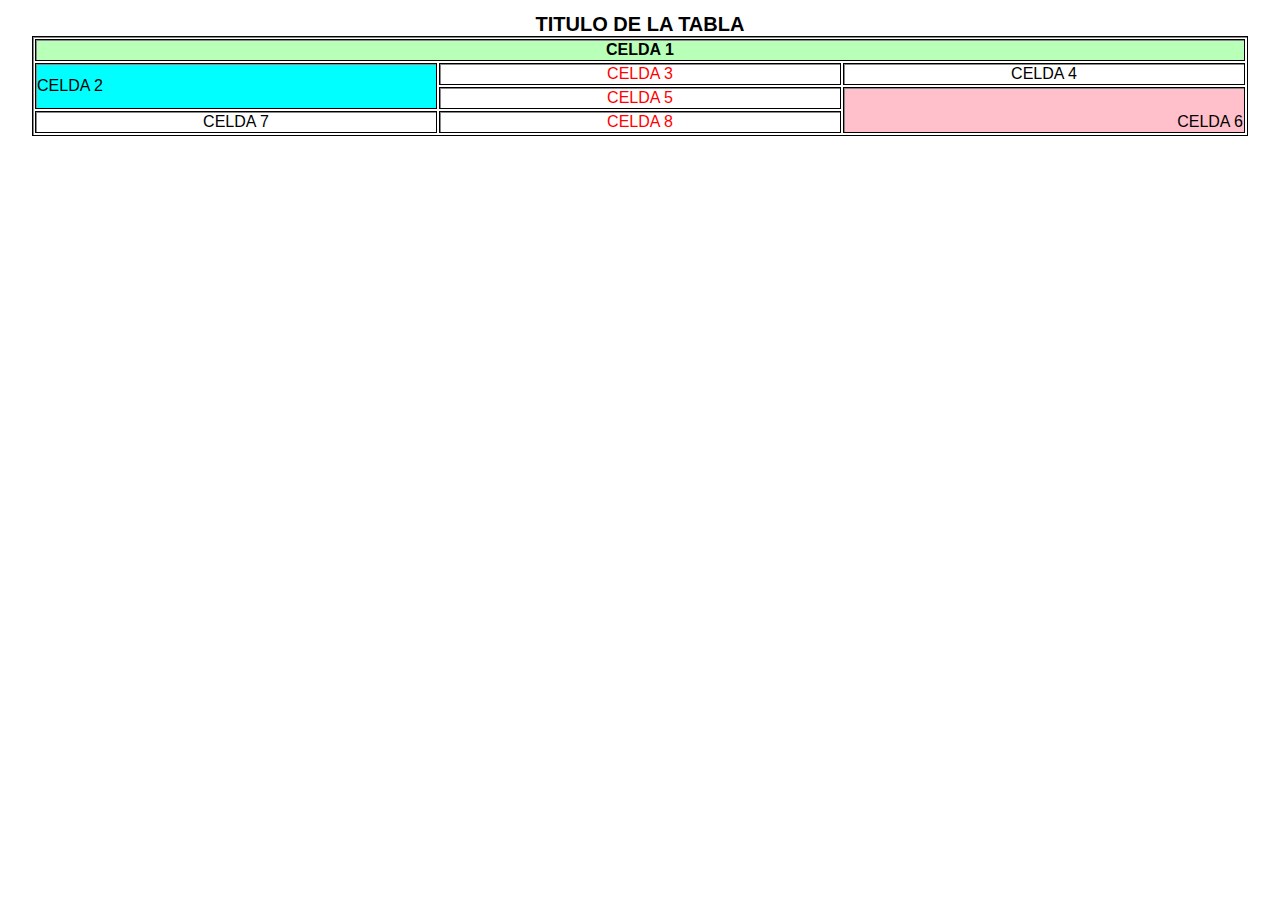
<file: reto 13/index.html>
<!DOCTYPE html>
<html lang="en">
<head>
    <meta charset="UTF-8">
    <meta http-equiv="X-UA-Compatible" content="IE=edge">
    <meta name="viewport" content="width=device-width, initial-scale=1.0">
    <link rel="stylesheet" href="./css/style.css">
    <title>Reto 13</title>
</head>
<body>
    <h1>TITULO DE LA TABLA</h1>
    <table>
        <tr id="rowHead">
            <th colspan="3">CELDA 1</th>
        </tr>
        <tr class="row-1">
            <td rowspan="2" class="celda2">CELDA 2</td>
            <td class="celdaRed">CELDA 3</td>
            <td class="center">CELDA 4</td>
        </tr>
        <tr class="row-1">
            <td class="celdaRed">CELDA 5</td>            
            <td rowspan="2" class="celda6">CELDA 6</td>            
        </tr>
        <tr class="row-2">
            <td class="center">CELDA 7</td>
            <td class="celdaRed">CELDA 8</td>
        </tr>
    </table>
</body>
</html>
</file>
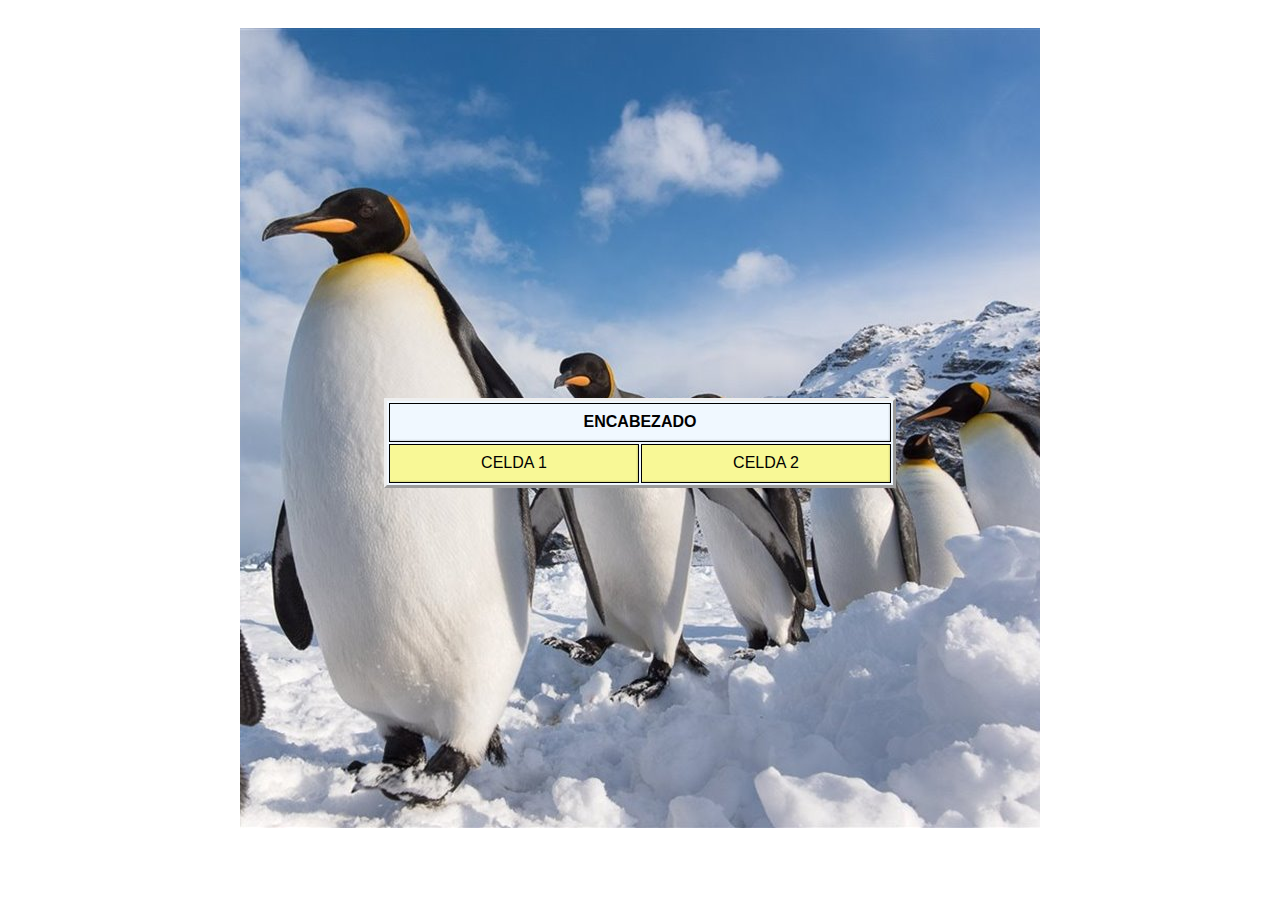
<file: reto 14/index.html>
<!DOCTYPE html>
<html lang="en">
<head>
    <meta charset="UTF-8">
    <meta http-equiv="X-UA-Compatible" content="IE=edge">
    <meta name="viewport" content="width=device-width, initial-scale=1.0">
    <link rel="stylesheet" href="./css/style.css">
    <title>Reto 14</title>
</head>
<body>
    <div id="background">
        <div id="tableContainer">
            <table>
                <tr id="rowHead">
                    <th colspan="3">ENCABEZADO</th>
                </tr>
                <tr class="row-1">
                    <td class="center">CELDA 1</td>
                    <td class="center">CELDA 2</td>
                </tr>
            </table>
        </div>
    
    </div>
    
</body>
</html>
</file>
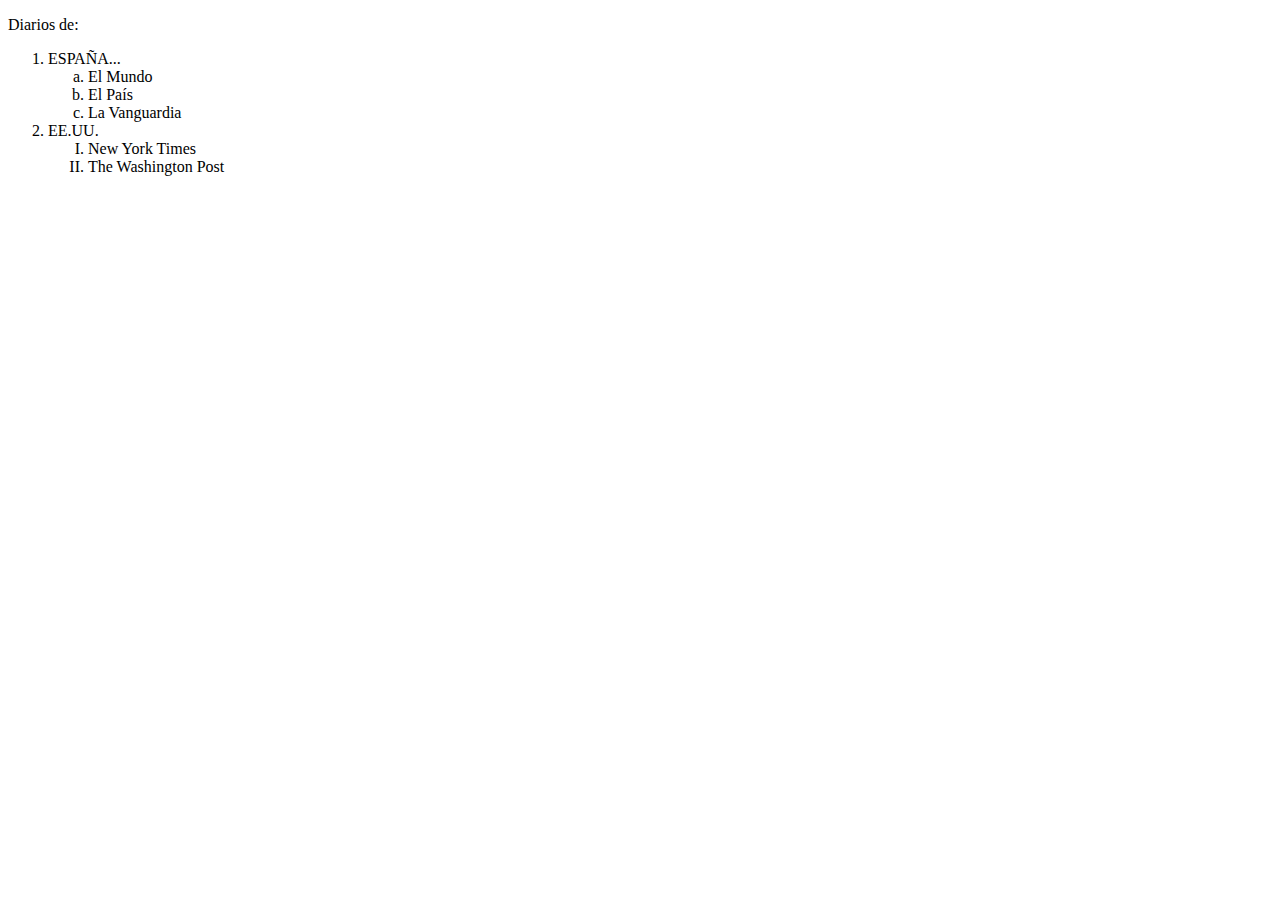
<file: reto 15/index.html>
<!DOCTYPE html>
<html lang="en">
<head>
    <meta charset="UTF-8">
    <meta http-equiv="X-UA-Compatible" content="IE=edge">
    <meta name="viewport" content="width=device-width, initial-scale=1.0">
    <link rel="stylesheet" href="./css/style.css">
    <title>Reto 15</title>
</head>
<body>
    <p>Diarios de:</p>
        <ol>
            <li>ESPAÑA...
                <ol class="letters">
                    <li>El Mundo</li>
                    <li>El País</li>
                    <li>La Vanguardia</li>
                </ol>
            </li>
            <li>EE.UU.
                <ol class="romanNumbers">
                    <li>New York Times</li>
                    <li>The Washington Post</li>
                </ol>
            </li>
        </ol>
</body>
</html>
</file>
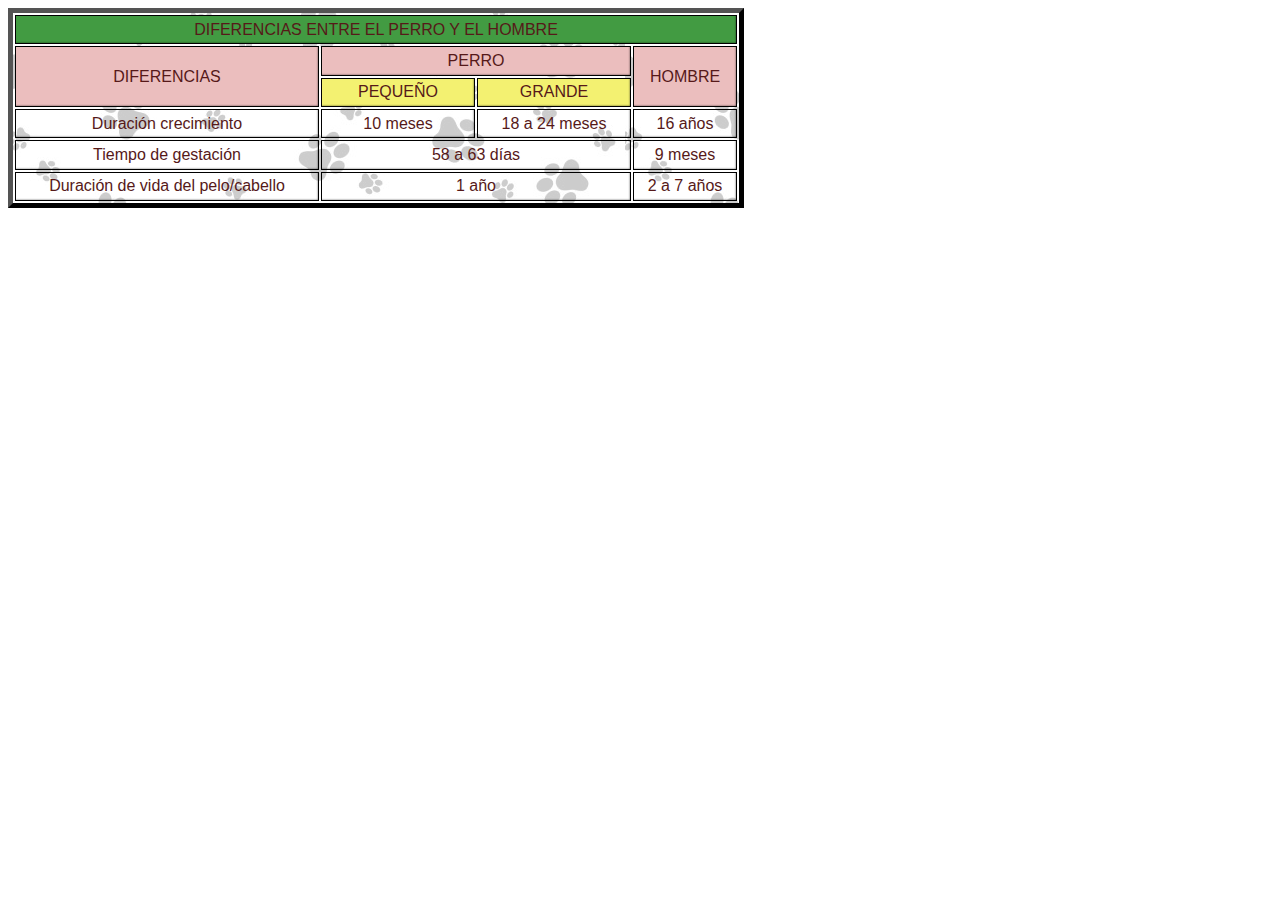
<file: reto 16/index.html>
<!DOCTYPE html>
<html lang="en">
<head>
    <meta charset="UTF-8">
    <meta http-equiv="X-UA-Compatible" content="IE=edge">
    <meta name="viewport" content="width=device-width, initial-scale=1.0">
    <link rel="stylesheet" href="./css/style.css">
    <title>Reto 16</title>
</head>
<body>
    <table>
        <tr>
            <td class='head' colspan="4">DIFERENCIAS ENTRE EL PERRO Y EL HOMBRE</td>
        </tr>
        <tr>
            <td rowspan="2" class="col1 redColor">DIFERENCIAS</td>
            <td colspan="2" class="redColor">PERRO</td>
            <td rowspan="2" class="col3 redColor">HOMBRE</td>
        </tr>
        <tr>
            <td class="col2">PEQUEÑO</td>
            <td class="col2">GRANDE</td>
        </tr>
        <tr>
            <td >Duración crecimiento</td>
            <td>10 meses</td>
            <td>18 a 24 meses</td>
            <td>16 años</td>
        </tr>
        <tr>
            <td>Tiempo de gestación</td>
            <td colspan="2">58 a 63 días</td>
            <td>9 meses</td>
        </tr>
        <tr>
            <td>Duración de vida del pelo/cabello</td>
            <td colspan="2">1 año</td>
            <td>2 a 7 años</td>
        </tr>
    </table>
</body>
</html>
</file>
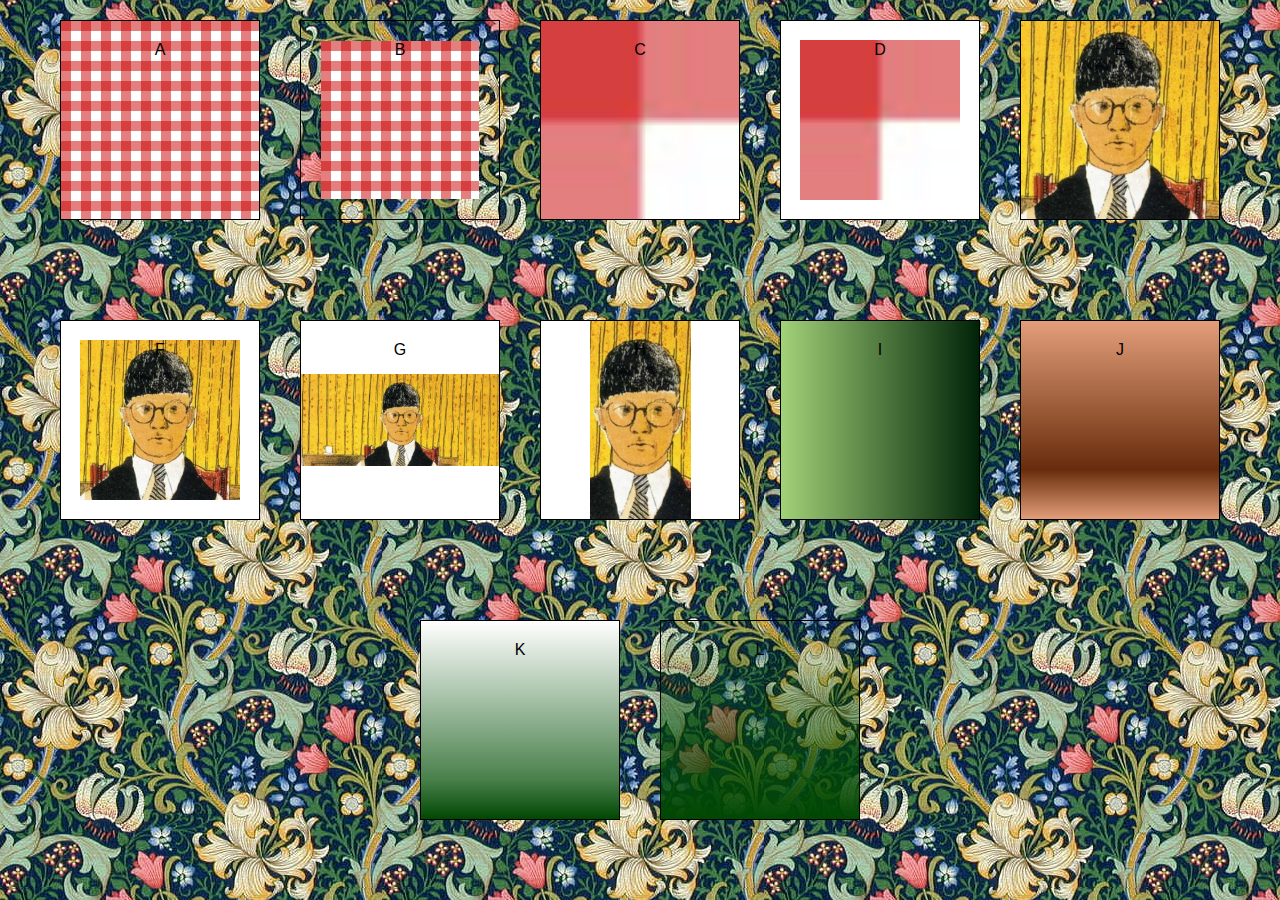
<file: reto 17/index.html>
<!DOCTYPE html>
<html lang="en">
<head>
    <meta charset="UTF-8">
    <meta http-equiv="X-UA-Compatible" content="IE=edge">
    <meta name="viewport" content="width=device-width, initial-scale=1.0">
    <link rel="stylesheet" href="./css/style.css">
    <title>Reto 17</title>
</head>
<body>
    <div id="mainContainer">
        <div id="A">A</div>
        <div id="B">B</div> 
        <div id="C">C</div>
        <div id="D">D</div>
        <div id="E">E</div>
        <div id="F">F</div>
        <div id="G">G</div>
        <div id="H">H</div>
        <div id="I">I</div>
        <div id="J">J</div>
        <div id="K">K</div>
        <div id="L">L</div>
    </div>
</body>
</html>
</file>
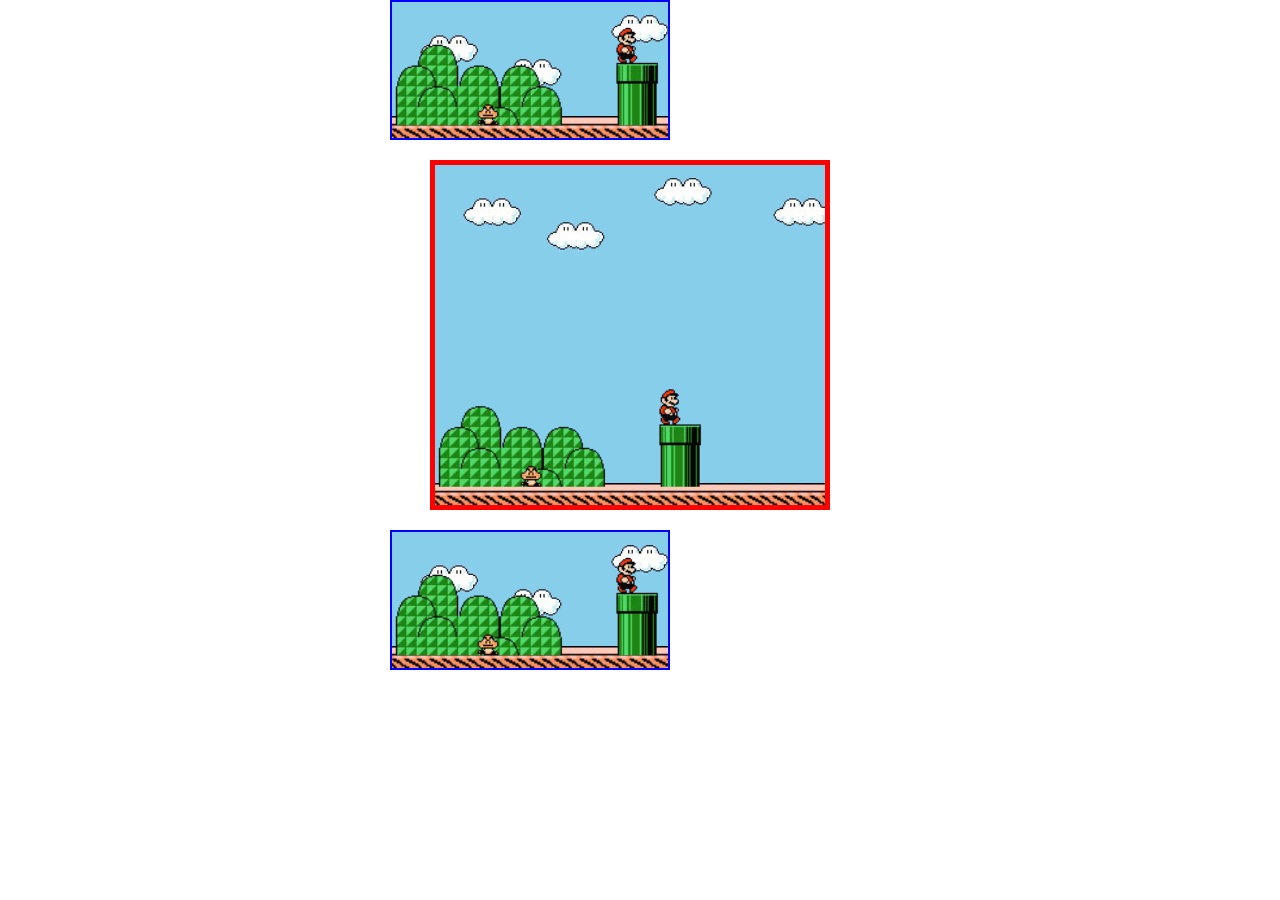
<file: reto 18/index.html>
<!DOCTYPE html>
<html lang="en">
<head>
    <meta charset="UTF-8">
    <meta http-equiv="X-UA-Compatible" content="IE=edge">
    <meta name="viewport" content="width=device-width, initial-scale=1.0">
    <link rel="stylesheet" href="./css/style.css">
    <title>Reto 18</title>
</head>
<body>
    <div id="mainContainer">

        <div id="anterior">

        </div>
        <div id="medio">

        </div>
        <div id="posterior">

        </div>


    </div>
</body>
</html>
</file>
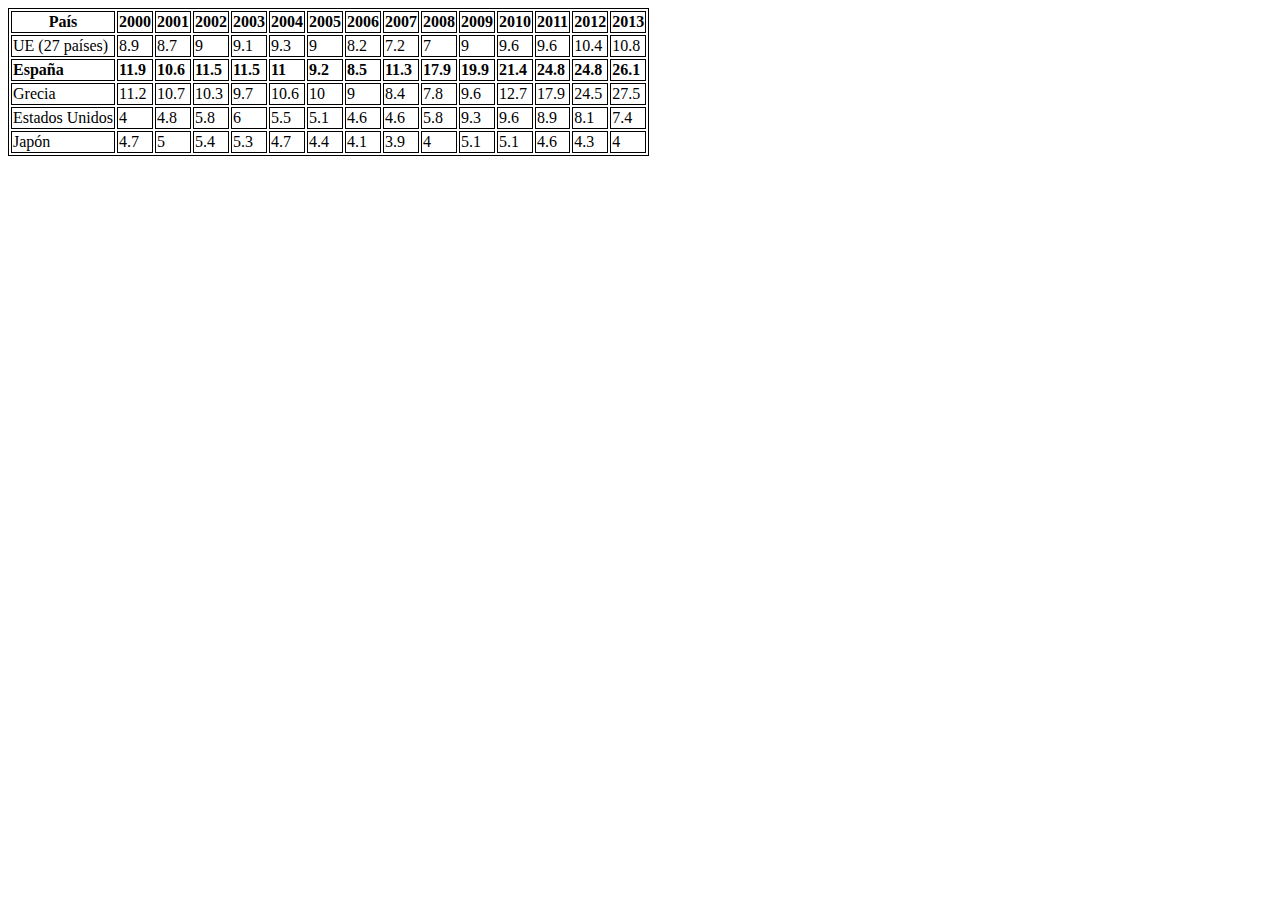
<file: reto 19/index.html>
<!DOCTYPE html>
<html lang="en">
<head>
    <meta charset="UTF-8">
    <meta http-equiv="X-UA-Compatible" content="IE=edge">
    <meta name="viewport" content="width=device-width, initial-scale=1.0">
    <link rel="stylesheet" href="./css/style.css">
    <title>Reto 19</title>
</head>
<body>
    <table>
        <tr>
            <th>País</th>
            <th>2000</th>
            <th>2001</th>
            <th>2002</th>
            <th>2003</th>
            <th>2004</th>
            <th>2005</th>
            <th>2006</th>
            <th>2007</th>
            <th>2008</th>
            <th>2009</th>
            <th>2010</th>
            <th>2011</th>
            <th>2012</th>
            <th>2013</th>
        </tr>
        <tr>
            <td>UE (27 países)</td>
            <td>8.9</td>
            <td>8.7</td>
            <td>9</td>
            <td>9.1</td>
            <td>9.3</td>
            <td>9</td>
            <td>8.2</td>
            <td>7.2</td>
            <td>7</td>
            <td>9</td>
            <td>9.6</td>
            <td>9.6</td>
            <td>10.4</td>
            <td>10.8</td>
        </tr>
        <tr class="bold">
            <td>España</td>
            <td>11.9</td>
            <td>10.6</td>
            <td>11.5</td>
            <td>11.5</td>
            <td>11</td>
            <td>9.2</td>
            <td>8.5</td>
            <td>11.3</td>
            <td>17.9</td>
            <td>19.9</td>
            <td>21.4</td>
            <td>24.8</td>
            <td>24.8</td>
            <td>26.1</td>
        </tr>
        <tr>
            <td>Grecia</td>
            <td>11.2</td>
            <td>10.7</td>
            <td>10.3</td>
            <td>9.7</td>
            <td>10.6</td>
            <td>10</td>
            <td>9</td>
            <td>8.4</td>
            <td>7.8</td>
            <td>9.6</td>
            <td>12.7</td>
            <td>17.9</td>
            <td>24.5</td>
            <td>27.5</td>
        </tr>
        <tr>
            <td>Estados Unidos</td>
            <td>4</td>
            <td>4.8</td>
            <td>5.8</td>
            <td>6</td>
            <td>5.5</td>
            <td>5.1</td>
            <td>4.6</td>
            <td>4.6</td>
            <td>5.8</td>
            <td>9.3</td>
            <td>9.6</td>
            <td>8.9</td>
            <td>8.1</td>
            <td>7.4</td>
        </tr>
        <tr>
            <td>Japón</td>
            <td>4.7</td>
            <td>5</td>
            <td>5.4</td>
            <td>5.3</td>
            <td>4.7</td>
            <td>4.4</td>
            <td>4.1</td>
            <td>3.9</td>
            <td>4</td>
            <td>5.1</td>
            <td>5.1</td>
            <td>4.6</td>
            <td>4.3</td>
            <td>4</td>
        </tr>
    </table>
</body>
</html>
</file>
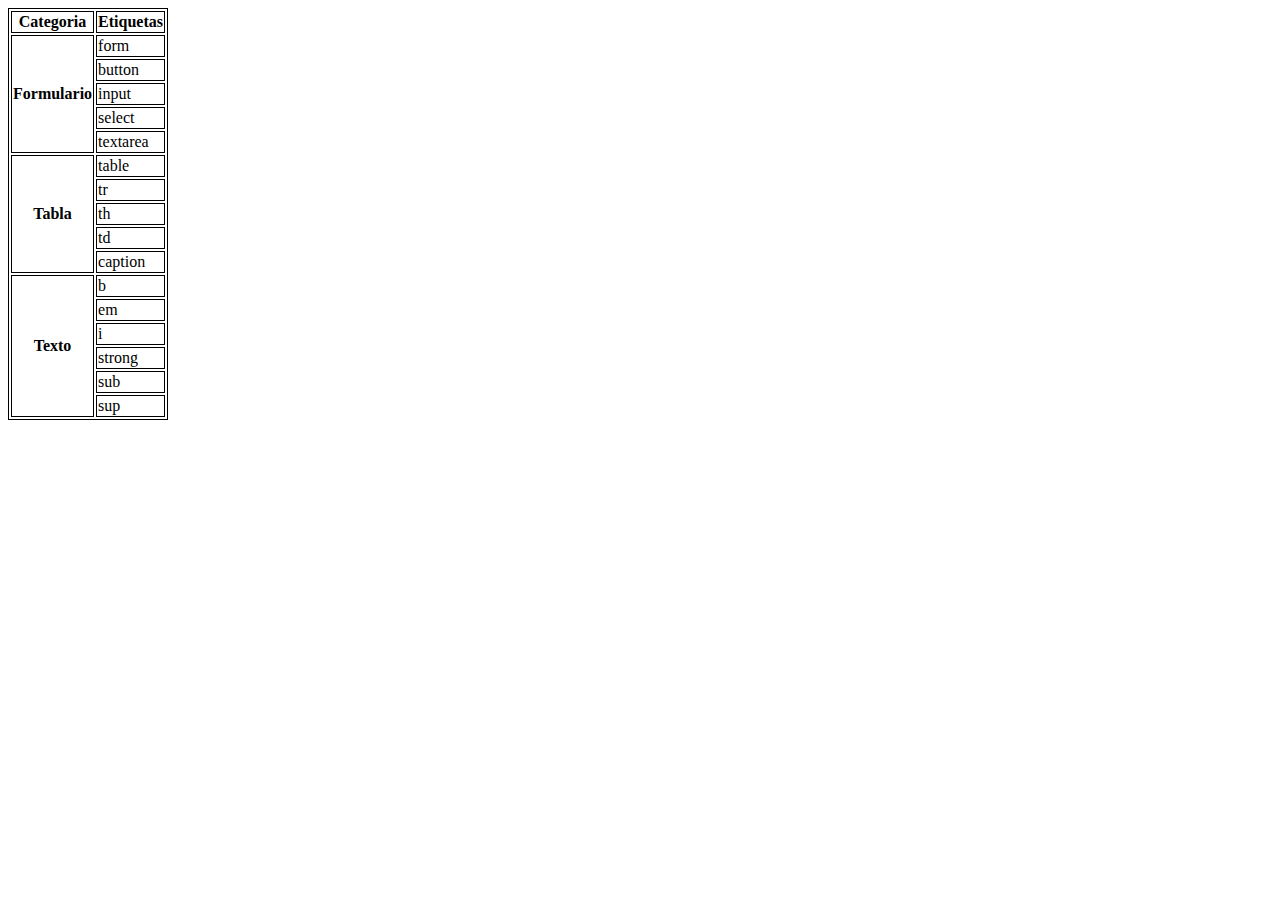
<file: reto 20/index.html>
<!DOCTYPE html>
<html lang="en">
<head>
    <meta charset="UTF-8">
    <meta http-equiv="X-UA-Compatible" content="IE=edge">
    <meta name="viewport" content="width=device-width, initial-scale=1.0">
    <link rel="stylesheet" href="./css/style.css">
    <title>Reto 20</title>
</head>
<body>
    <table>
        <tr>
            <th>Categoria</th>
            <th>Etiquetas</th>
        </tr>
        <tr>
            <th rowspan="5">Formulario</th>
            <td>form</td>
        </tr>
        <tr>
            <td>button</td>
        </tr>
        <tr>
            <td>input</td>
        </tr>
        <tr>
            <td>select</td>
        </tr>
        <tr>
            <td>textarea</td>
        </tr>
        <tr>
            <th rowspan="5">Tabla</th>
            <td>table</td>
        </tr>
        <tr>
            <td>tr</td>
        </tr>
        <tr>
            <td>th</td>
        </tr>
        <tr>
            <td>td</td>
        </tr>
        <tr>
            <td>caption</td>
        </tr>
        <tr>
            <th rowspan="6">Texto</th>
            <td>b</td>
        </tr>
        <tr>
            <td>em</td>
        </tr>
        <tr>
            <td>i</td>
        </tr>
        <tr>
            <td>strong</td>
        </tr>
        <tr>
            <td>sub</td>
        </tr>
        <tr>
            <td>sup</td>
        </tr>
    </table>
</body>
</html>
</file>
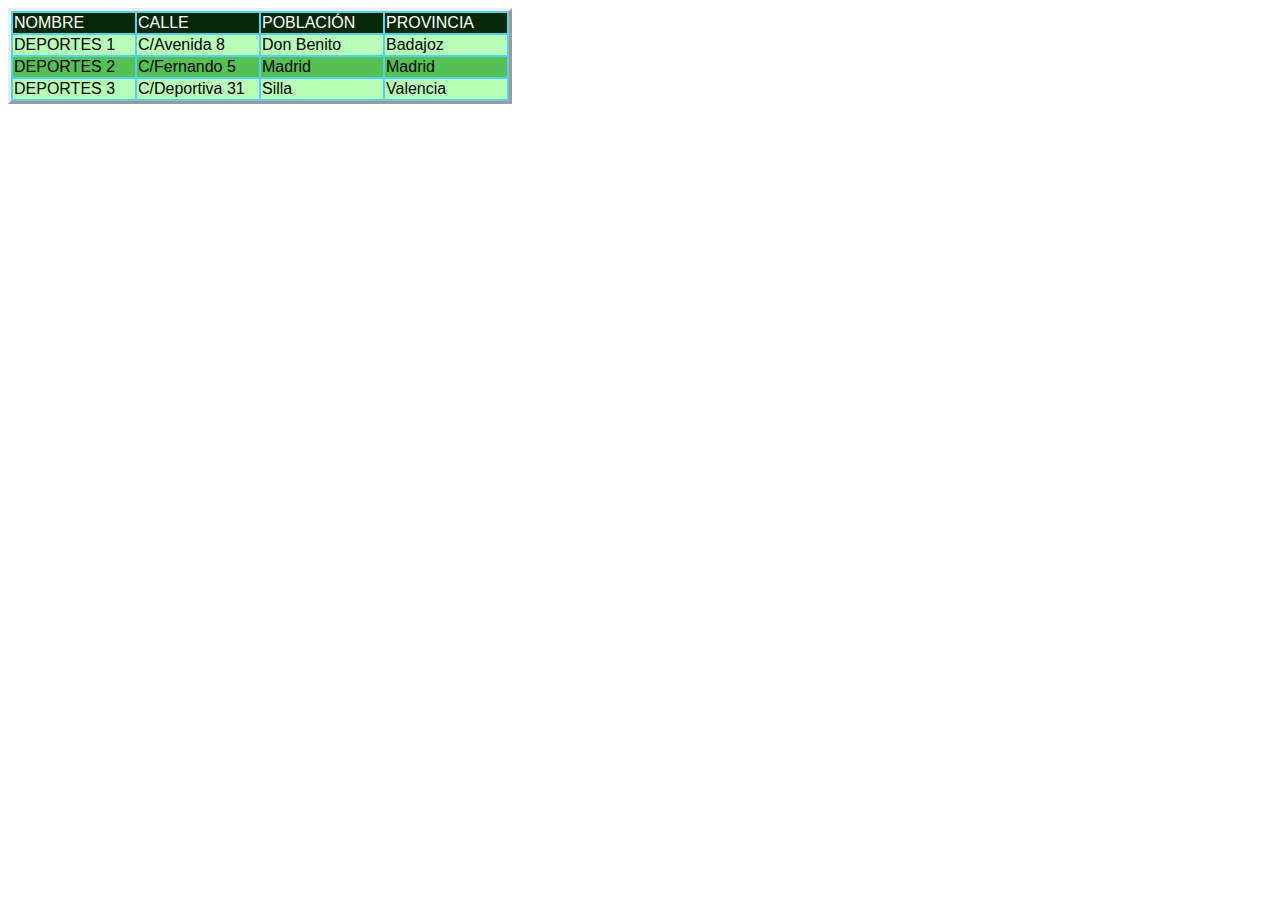
<file: deportes/donde.html>
<!DOCTYPE html>
<html lang="en">
<head>
    <meta charset="UTF-8">
    <meta http-equiv="X-UA-Compatible" content="IE=edge">
    <meta name="viewport" content="width=device-width, initial-scale=1.0">
    <link rel="stylesheet" href="./css/style.css">
    <title>Donde</title>
</head>
<body>
    <table>
        <tr id="rowHead">
            <td>NOMBRE</td>
            <td>CALLE</td>
            <td>POBLACIÓN</td>
            <td>PROVINCIA</td>
        </tr>
        <tr class="row-1">
            <td>DEPORTES 1</td>
            <td>C/Avenida 8</td>
            <td>Don Benito</td>
            <td>Badajoz</td>
        </tr>
        <tr class="row-2">
            <td>DEPORTES 2</td>
            <td>C/Fernando 5</td>
            <td>Madrid</td>
            <td>Madrid</td>
        </tr>
        <tr class="row-1">
            <td>DEPORTES 3</td>
            <td>C/Deportiva 31</td>
            <td>Silla</td>
            <td>Valencia</td>
        </tr>
    </table>
</body>
</html>
</file>
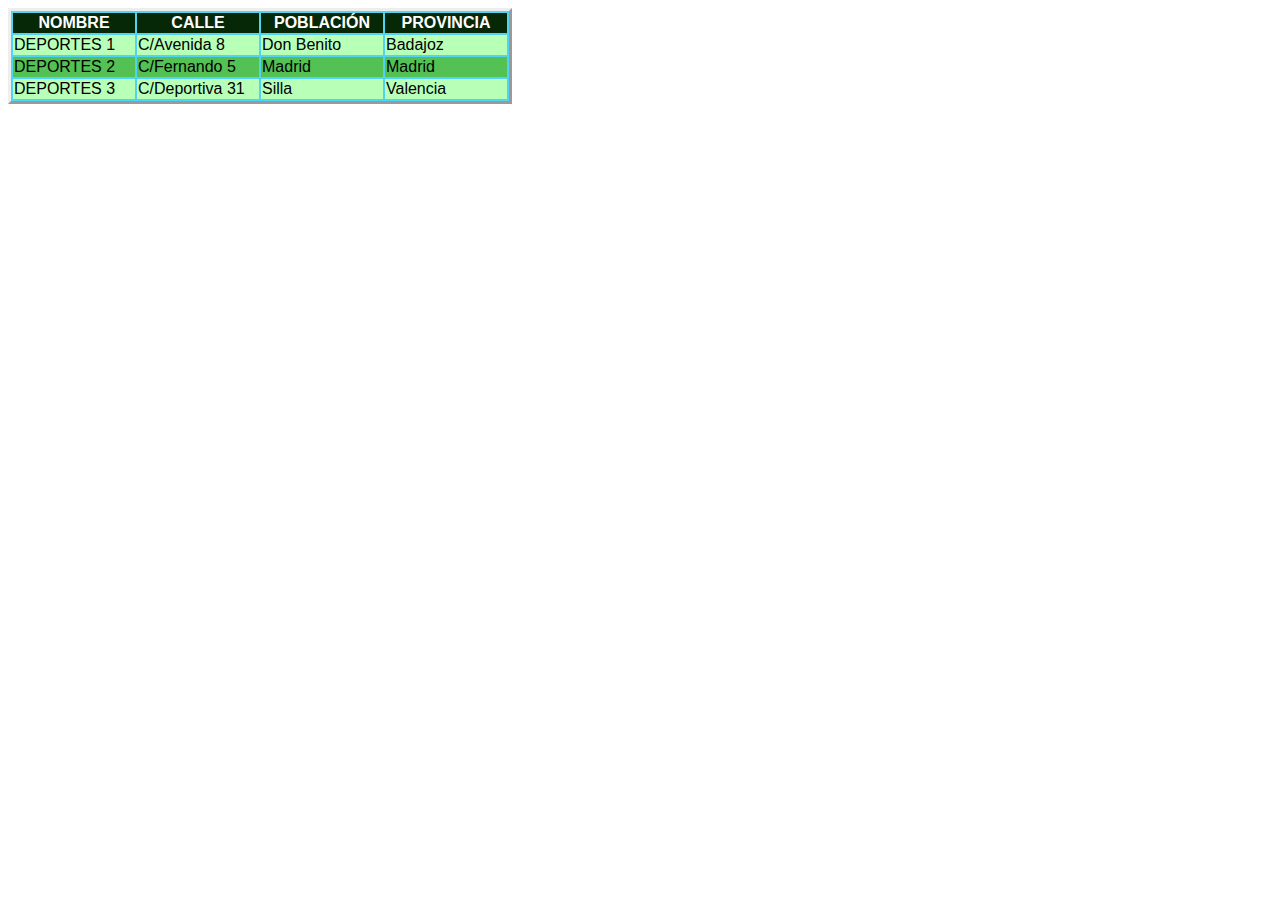
<file: deportes/donde2.html>
<!DOCTYPE html>
<html lang="en">
<head>
    <meta charset="UTF-8">
    <meta http-equiv="X-UA-Compatible" content="IE=edge">
    <meta name="viewport" content="width=device-width, initial-scale=1.0">
    <link rel="stylesheet" href="./css/style.css">
    <title>Donde</title>
</head>
<body>
    <table>
        <tr id="rowHead">
            <th>NOMBRE</th>
            <th>CALLE</th>
            <th>POBLACIÓN</th>
            <th>PROVINCIA</th>
        </tr>
        <tr class="row-1">
            <td>DEPORTES 1</td>
            <td>C/Avenida 8</td>
            <td>Don Benito</td>
            <td>Badajoz</td>
        </tr>
        <tr class="row-2">
            <td>DEPORTES 2</td>
            <td>C/Fernando 5</td>
            <td>Madrid</td>
            <td>Madrid</td>
        </tr>
        <tr class="row-1">
            <td>DEPORTES 3</td>
            <td>C/Deportiva 31</td>
            <td>Silla</td>
            <td>Valencia</td>
        </tr>
    </table>
</body>
</html>
</file>
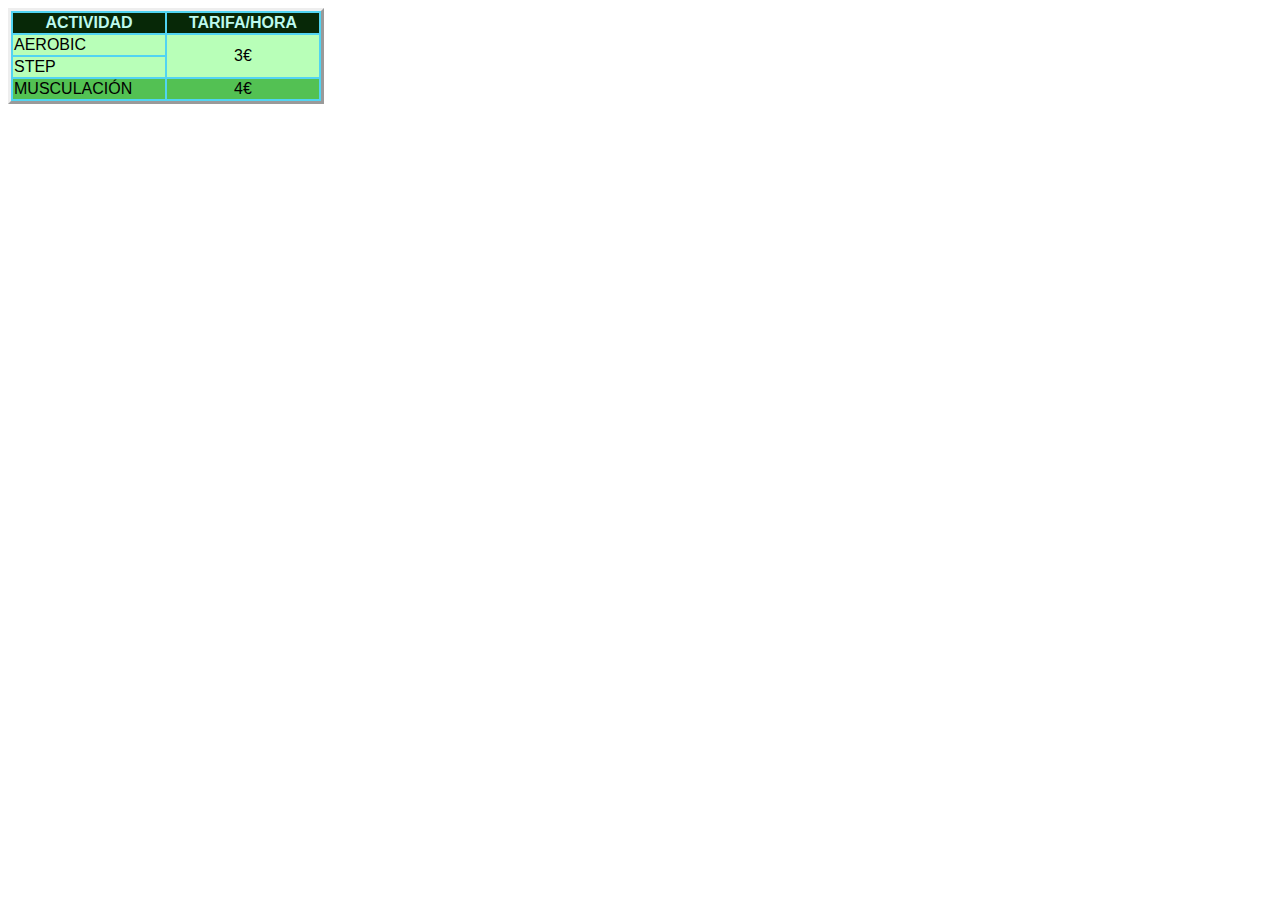
<file: deportes/instalaciones.html>
<!DOCTYPE html>
<html lang="en">
<head>
    <meta charset="UTF-8">
    <meta http-equiv="X-UA-Compatible" content="IE=edge">
    <meta name="viewport" content="width=device-width, initial-scale=1.0">
    <link rel="stylesheet" href="./css/instalaciones.css">
    <title>Instalaciones</title>
</head>
<body>
    <table>
        <tr id="rowHead">
            <th>ACTIVIDAD</th>
            <th>TARIFA/HORA</th>
        </tr>
        <tr class="row-1">
            <td>AEROBIC</td>
            <td rowspan="2" class="euros">3€</td>
        </tr>
        <tr class="row-1">
            <td>STEP</td>            
        </tr>
        <tr class="row-2">
            <td>MUSCULACIÓN</td>
            <td class="euros">4€</td>            
        </tr>
    </table>
</body>
</html>
</file>
<file: reto 13/css/style.css>
body {
    font-family: sans-serif;
    margin:0;
}


table {
    border: solid black 1px;
    float: center;
    margin: 0 auto;
    width: 95vw;
    box-shadow: 1px 1px inset #888888;
}

#rowHead {
    background-color: rgb(184, 255, 184);
    

}
h1 {
    text-align: center;
    margin-bottom: 0;
    font-size: 20px;
}

td, th {
    border: 1px solid black;
    box-shadow: 1px 1px inset #888888;
}

.celda2 {
    background-color: aqua;
}

.celda6 {
    background-color: pink;
}

.celdaRed {
    color: red;
    text-align: center;
}

.center {
    text-align: center;
}

.celda6 {
    text-align: right;
    vertical-align: bottom;
}
</file>
<file: reto 14/css/style.css>
body {
    font-family: sans-serif;
    margin:0;
    display: flex;
    justify-content: center;
    height: 100vh;

}

#background {
    background-image: url(../img/pinguino-rey-aptenodytes-patagonicus_9f24d50b_800x800.jpg);
    background-repeat: no-repeat;
    background-position: center;
    height: 95vh;
    width: 70vw;
    display: flex;
    align-items: center;
    justify-content: center;
    
}




table {
    background-color: aliceblue;
    border: 1px solid black;
    margin: 0 auto;
    margin-top: 30px;
    border: outset;
    width: 40vw;
    height: 10vh;
}



td, th {
    border: 1px solid black;
    box-shadow: inset -3px -3px 3px -4px rgba(0,0,0,0.75);
}

.row-1 {
    background-color: rgb(248, 248, 150);;
}




.center {
    text-align: center;
}
</file>
<file: reto 15/css/style.css>
.letters {
    list-style-type: lower-alpha;
}
.romanNumbers {
    list-style-type: upper-roman;
}
</file>
<file: reto 16/css/style.css>
body {
    color: rgb(86, 25, 25);
    font-family: sans-serif;
}


table {
    height: 200px;
    border: solid black 5px;
    border-style: outset;
    background-image:  linear-gradient(rgba(255,255,255,.8), rgba(255,255,255,.8)), url(../img/istockphoto-1188431436-612x612.jpg);

}



td {
    text-align: center;
    box-shadow: inset -3px -3px 2px -3px rgba(0,0,0,0.75);

}

.head {
    background-color: rgb(66, 155, 66);
    
}

td {
    border: 1px solid black;
}

.col1 {
    width: 300px;
}

.col2 {
    background-color: rgb(243, 241, 113);
    width: 150px;
}

.col3 {
    width: 100px;
}

.redColor {
    background-color: rgb(235, 190, 190);

}
</file>
<file: reto 17/css/style.css>
* {
    box-sizing: border-box;
}


body {
    background-image: url(../img/ac.jpg);
    background-repeat: repeat;
    margin: 0;
    padding: 0;
    font-family: sans-serif;
}   

#mainContainer {
    
    height: 100vh;
    display: flex;
    justify-content: center;
    flex-wrap: wrap;

}

#mainContainer div {
    padding-top: 20px;
    text-align: center;
    height: 200px;
    width: 200px;
    border: 1px solid black;
    margin: 20px;
}


#A {
    background-image: url(../img/back_mantel.jpg);
}
#B {
    background-image: url(../img/back_mantel.jpg);
    padding: 0 20px 20px 20px;
    background-clip:content-box;
    
    
}


#C {
    background-image: url(../img/back_mantel.jpg);
    background-size: 200px;
}

#D {
    background-image: url(../img/back_mantel.jpg);
    background-color: white;
    background-size: 160px;
    background-position:center;
    background-repeat: no-repeat;
    
}

#E {
    background-image: url(../img/dh.jpg); 
    background-position:center;
    background-repeat: no-repeat;
    background-size: contain;
}

#F {
    background-image: url(../img/dh.jpg);
    background-color: white;
    background-size: 160px;
    background-position:center;
    background-repeat: no-repeat;
    
}

#G {
    background-image: url(../img/dh_2.jpg);
    background-color: white;
    background-size: contain;
    background-position:center;
    background-repeat: no-repeat;
    
}


#H {
    background-image: url(../img/dh_3.jpg);
    background-color: white;
    background-size: contain;
    background-position:center;
    background-repeat: no-repeat;
}

#I {
    background-image: linear-gradient(0.25turn, rgb(162, 210, 120), rgb(0, 35, 8));
}

#J {
    background-image: linear-gradient(rgb(227, 158, 121), rgb(104, 44, 12) 75%, rgb(227, 158, 121));
}

#K {
    background-image: linear-gradient(rgb(255, 255, 255), rgb(73, 128, 75) 80%,rgb(1, 72, 3) 100%);
}

#L {
    background-image: linear-gradient(rgba(255, 255, 255, 0),rgb(1, 72, 3));
}
</file>
<file: reto 18/css/style.css>
* {
    box-sizing: border-box;
}

body {
    margin: 0;
    padding; 0;
    

}
#mainContainer {
    width: 500px;
    height:100vh;
    margin: 0 auto;
}
#anterior {
    background-image: url(../img/f02.png), url(../img/f01.png), url(../img/f03.png);
    background-color: skyblue;
    background-position: 0, bottom, top;
    background-position-x: 0, 0, 25px;
    background-size: 310px, 50px;
    background-repeat: no-repeat, repeat-x, no-repeat;
    width: 280px;
    height: 140px;
    border: 2px solid blue;
}

#medio {
    background-image: url(../img/f02.png), url(../img/f01.png), url(../img/f03.png);
    background-color: skyblue;
    background-position: bottom, bottom, top;
    background-position-x: 0, 0, 25px;
    background-size: 310px, 50px;
    background-repeat: no-repeat, repeat-x, repeat-x;
    width: 400px;
    height: 350px;
    border: 5px solid red;
    margin: 20px 0 20px 40px;
}


#posterior {
    background-image: url(../img/f02.png), url(../img/f01.png), url(../img/f03.png);
    background-color: skyblue;
    background-position: 0, bottom, top;
    background-position-x: 0, 0, 25px;
    background-size: 310px, 50px;
    background-repeat: no-repeat, repeat-x, no-repeat;
    width: 280px;
    height: 140px;
    border: 2px solid blue;
}
</file>
<file: reto 19/css/style.css>
.bold {
    font-weight: bold;
}

table {
    border: 1px solid black;
}

td, th {
    border: 1px solid black;
}
</file>
<file: reto 20/css/style.css>
table {
    border: 1px black solid;

}

th, td {
    border: 1px solid black;
}
</file>
<file: deportes/css/style.css>
body {
    font-family: sans-serif;
}


table {
    border: solid black 15px;
    border: outset;
    background-color: rgb(81, 212, 242);
    
    
}

#rowHead {
    background-color: rgb(7, 40, 7);
    color: white;
    
}


.row-1 {
    background-color: rgb(184, 255, 184);
}

.row-2 {
    background-color: rgb(83, 193, 83);
}

td {
    width: 120px;
}
</file>
<file: deportes/css/instalaciones.css>
body {
    font-family: sans-serif;
}


table {
    border: solid black 15px;
    border: outset;
    background-color: rgb(81, 212, 242);
    
    
}

#rowHead {
    background-color: rgb(7, 40, 7);
    color: rgb(189, 250, 238);
    
}


.row-1 {
    background-color: rgb(184, 255, 184);
}

.row-2 {
    background-color: rgb(83, 193, 83);
   
}

th {
    width: 150px;
   
}

.euros {
    text-align: center;
}
</file>
